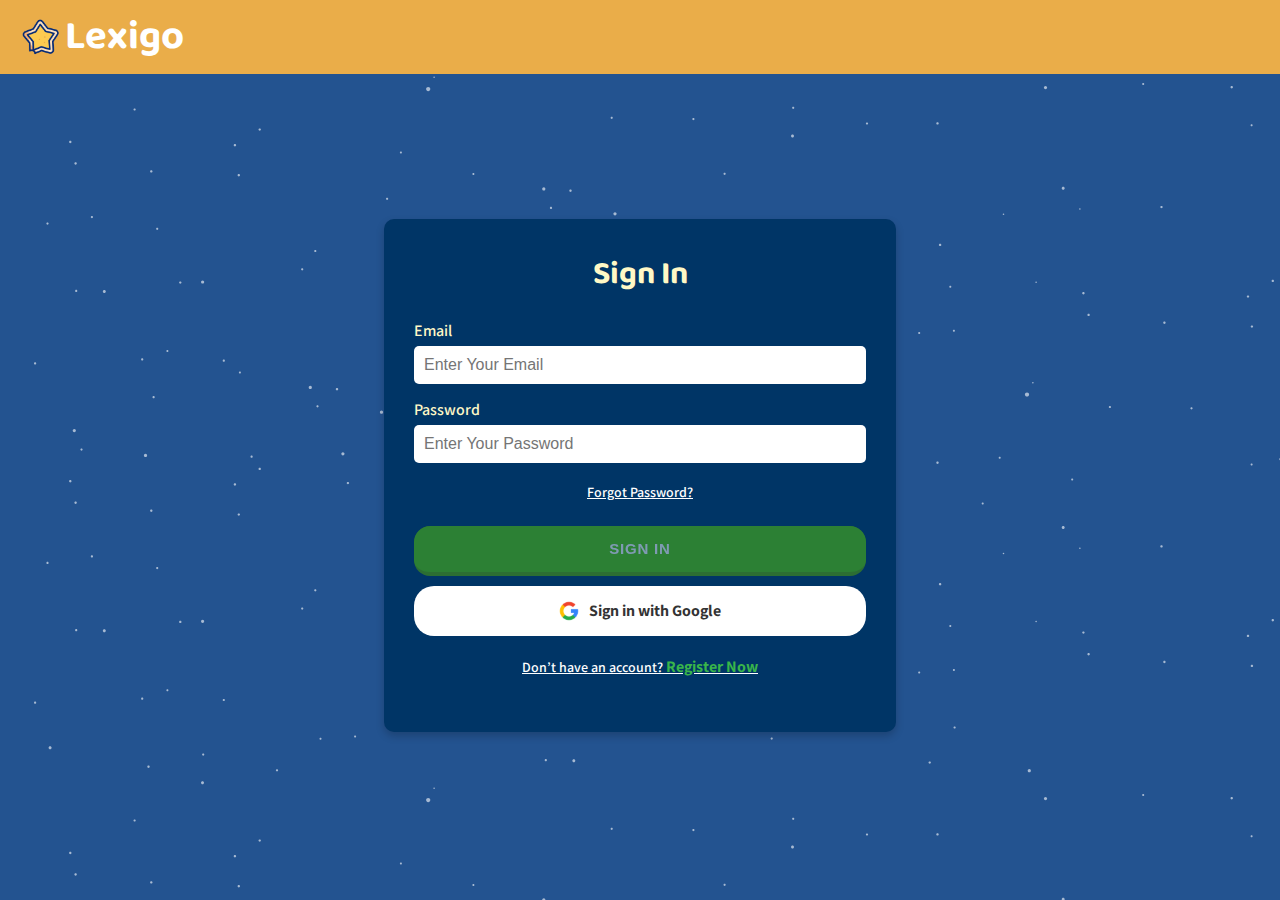
<file: public/src/pages/auth.html>
<!DOCTYPE html>
<html lang="en">
<head>
    <meta charset="UTF-8">
    <meta name="viewport" content="width=device-width, initial-scale=1.0">
    <title>Lexigo - Authentication Page</title>
    <link rel="stylesheet" href="../styles/style.css">
    <link href="https://fonts.googleapis.com/css2?family=Assistant:wght@300;400;700&family=Baloo+2:wght@400;700&display=swap" rel="stylesheet">
</head>
<body>
    <div class="landing-container">
        <header class="header">
            <img src="../../assets/star-logo.gif" alt="logo">
            <h1>Lexigo</h1>
        </header>

        <span class="login-box">
            <h2>Sign In</h2>
            <form id="login-form">
                <div class="information">
                    <div class="input-group">
                        <label for="email">Email</label>
                        <input type="email" id="email" placeholder="Enter Your Email" required>
                    </div>
    
                    <div class="input-group">
                        <label for="password">Password</label>
                        <input type="password" id="password" placeholder="Enter Your Password" required>
                    </div>
                </div>
                
                <div class="forgot-password">Forgot Password?</div>
                

                <div class="tombol-sign-in">
                    <a href="home.html" id="sign-in-btn" class="btn" style="pointer-events: none; opacity: 0.5;">Sign In</a>
                    <button type="button" class="google-sign-in">
                        <img src="../../assets/google-icon.svg" alt="Home Icon">
                        Sign in with Google
                    </button>
                    <p class="forgot-password">Don’t have an account? <a href="#" class="register-link">Register Now</a></p>
                </div>
            </form>
        </div>
    </span>

    <!-- Validasi Email -->
    <script src="../scripts/validate_auth.js"></script>
</body>
</html>
</file>
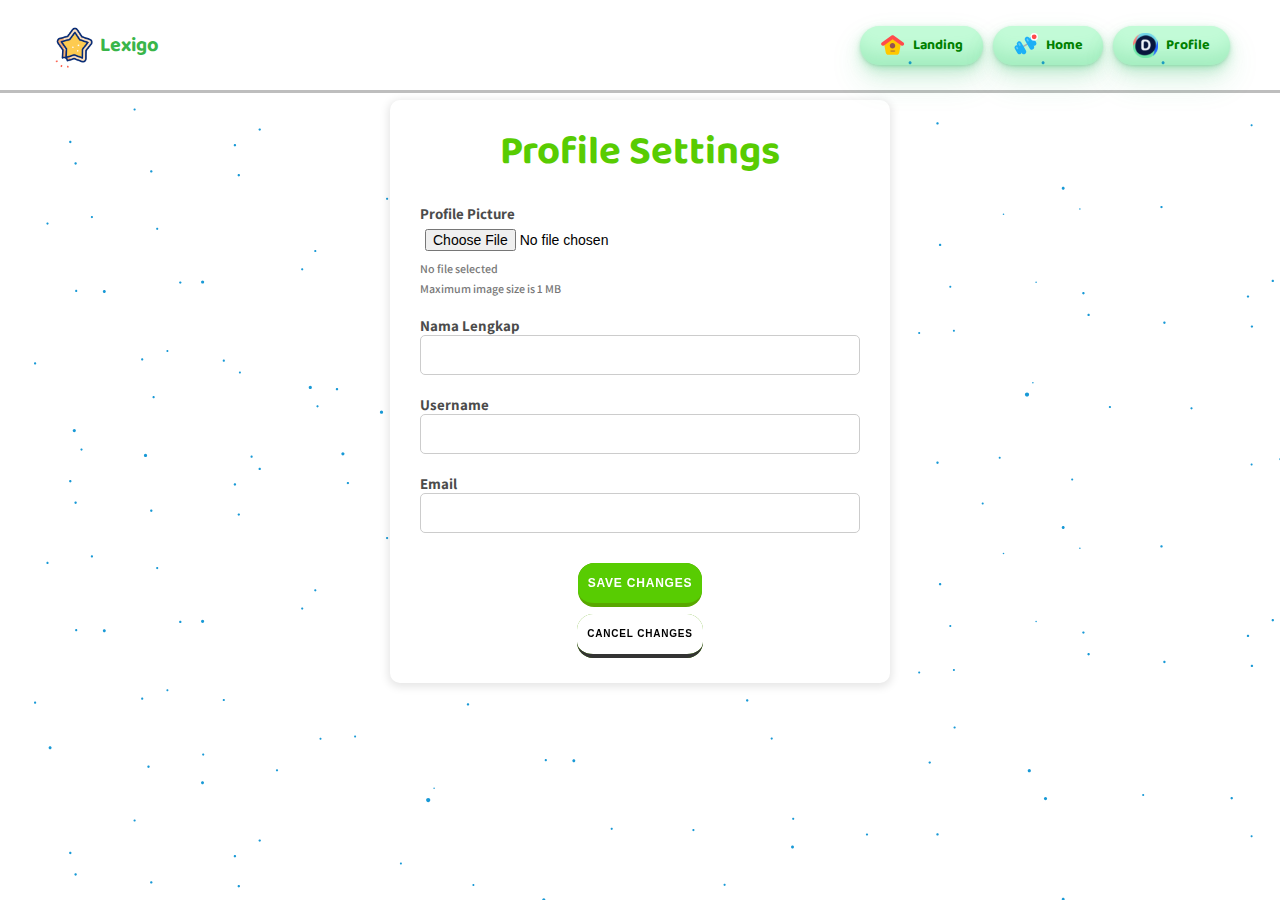
<file: public/src/pages/edit_profile.html>
<!DOCTYPE html>
<html lang="en">
<head>
    <meta charset="UTF-8">
    <meta name="viewport" content="width=device-width, initial-scale=1.0">
    <title>Lexigo - Edit Profile</title>
    <link rel="stylesheet" href="../styles/style.css">
</head>
<body>
    <!-- header -->
    <header class="header-home">
        <div class="logo-home">
            <img src="../../assets/star-logo.gif" alt="logo">
            <h1>Lexigo</h1>
        </div>
        <nav>
            <a href="../../index.html">
                <img src="../../assets/home-icon.svg" alt="Home Icon">
                Landing
            </a>
            <a href="home.html">
                <img src="../../assets/learn-icon.svg" alt="Home Icon">
                Home
            </a>
            <a href="view_profile.html">
                <img src="../../assets/prof-icon.svg" alt="Home Icon">
                Profile
            </a>
        </nav>
    </header>

    <!-- Kotak Profile -->
    <main class="profile-container">
        <h2>Profile Settings</h2>
    
        <form class="profile-form">
            <!-- Mengunggah gambar profil -->
            <div class="form-group">
                <label for="profile-picture">Profile Picture</label>
                <input type="file" id="profile-Image" name="profile-Image" accept="image/*">
                <small id="file-status">No file selected</small>
                <small>Maximum image size is 1 MB</small>
            </div>
    
            <!-- Name Input -->
            <div class="form-group">
                <label for="name">Nama Lengkap</label>
                <input type="text" id="name" name="name">
            </div>
    
            <!-- Username Input -->
            <div class="form-group">
                <label for="username">Username</label>
                <input type="text" id="username" name="username">
            </div>
    
            <!-- Email Input -->
            <div class="form-group">
                <label for="email">Email</label>
                <input type="email" id="email" name="email">
            </div>
    
            <!-- Save Changes Button -->
            <div class="form-actions">
                <button type="button" class="btn" onclick="saveProfile()">Save Changes</button>
                <a class="btn skip" href="view_profile.html">Cancel Changes</a>
            </div>
        </form>
    </main>
    
    <!-- Panggil file JavaScript untuk menyimpan data ke localStorage -->
    <script src="../scripts/save_profile.js"></script>
</body>
</html>
</file>
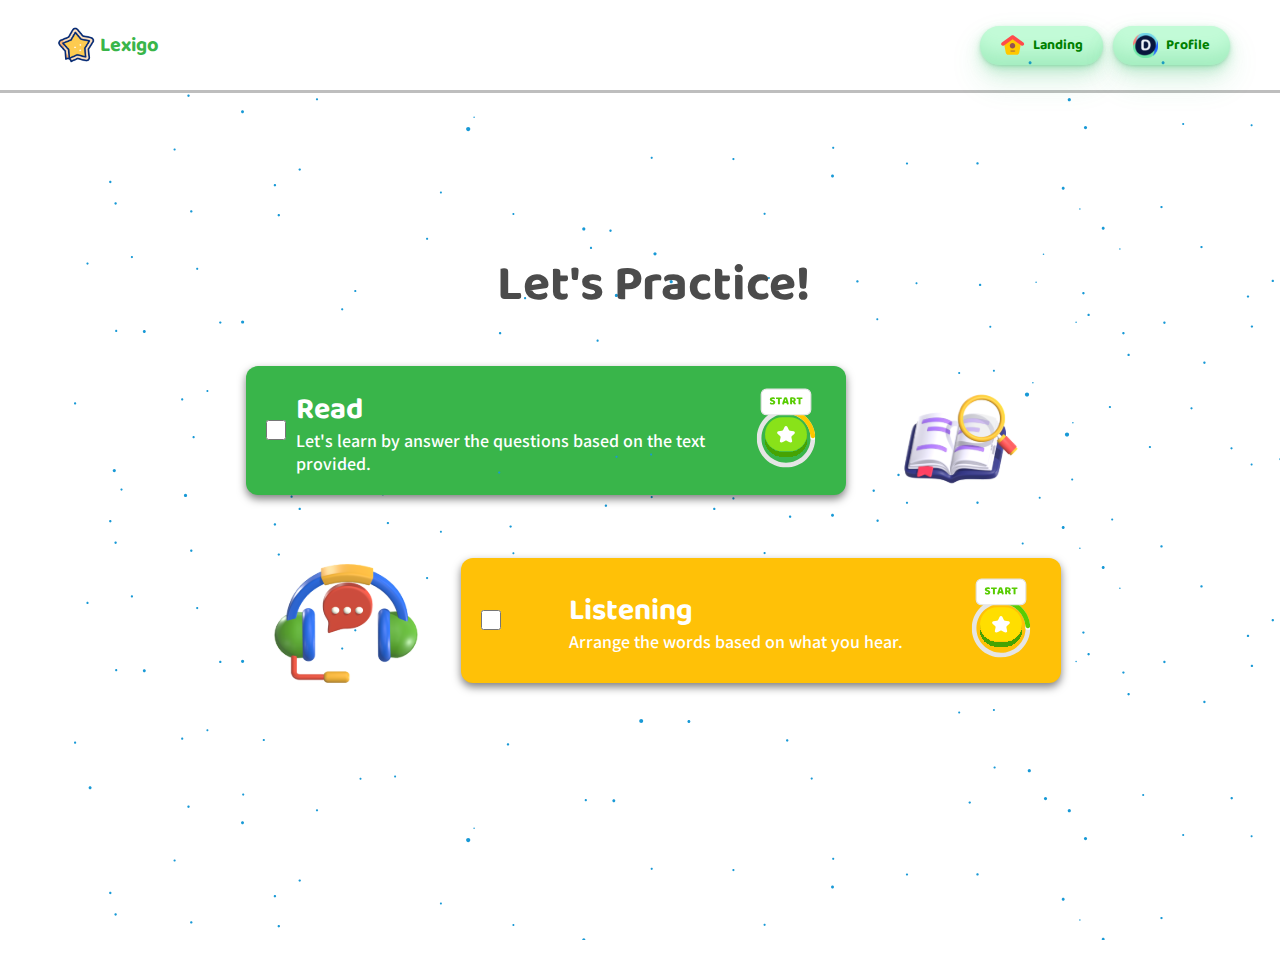
<file: public/src/pages/home.html>
<!DOCTYPE html>
<html lang="en">
<head>
    <meta charset="UTF-8">
    <meta name="viewport" content="width=device-width, initial-scale=1.0">
    <title>Lexigo - Home</title>
    <link rel="stylesheet" href="../styles/style.css">
</head>
<body>
    <!-- header -->
    <header class="header-home">
        <div class="logo-home">
            <img src="../../assets/star-logo.gif" alt="logo">
            <h1>Lexigo</h1>
        </div>
        <nav>
            <a href="index.html">
                <img src="../../assets/home-icon.svg" alt="Home Icon">
                Landing
            </a>
            <a href="view_profile.html">
                <img src="../../assets/prof-icon.svg" alt="Home Icon">
                Profile
            </a>
        </nav>
    </header>
    
    <!-- Main Content Section -->
    <main class="main-content">
        <!-- Tombol Latihan -->
        <div class="card-container">
            <h2>Let's Practice!</h2>

            <!-- Pilihan latihan reading -->
            <div class="card-wrapper">
                <div class="card card-green">
                    <div class="card-checkbox">
                        <input type="checkbox" id="read-checkbox">
                    </div>
                    <div class="card-content">
                        <h3>Read</h3>
                        <p>Let's learn by answer the questions based on the text provided.</p>
                    </div>
                    <div class="card-action">
                        <a href="learn_read.html">
                            <img src="../../assets/btn-read.svg" alt="Star Icon">
                        </a>
                    </div>
                </div>
                <img class="card-image" src="../../assets/Read-icon.svg"  alt="Read Icon">
            </div>

            <!-- Pilihan latihan listening -->
            <div class="card-wrapper">
                <img class="card-image" src="../../assets/Listen-icon.svg"  alt="Read Icon">
                <div class="card card-yellow">
                    <div class="card-checkbox">
                        <input type="checkbox" id="read-checkbox">
                    </div>
    
                    <div class="card-content">
                        <h3>Listening</h3>
                        <p>Arrange the words based on what you hear.</p>
                    </div>
                    <div class="card-action">
                        <a href="learn_listen.html">
                            <img src="../../assets/btn-list.svg" alt="Star Icon">
                        </a>
                    </div>
                </div>
            </div>

        </div>
    </main>

</body>
</html>
</file>
<file: public/src/styles/style.css>
@import url('https://fonts.googleapis.com/css2?family=Assistant:wght@300;400;700&family=Baloo+2:wght@400;700&display=swap');

* {
    margin: 0;
    padding: 0;
    box-sizing: border-box;
}

body, a, p {
    font-family: 'Assistant', sans-serif;
    color: #4B4B4B;
    font-size: medium;
    font-weight: 600;
    background-image: url("../../assets/titik-titik.svg");
}

h1, h2 {
    font-family: 'Baloo 2', cursive;
}

.header {
    background-color: #EAAD49;
    padding: 5px 15px;
    text-align: left;
    align-items: center;
    font-size: 20px;
    width: 100%;
    position: fixed;
    top: 0;
    left: 0;
    z-index: 1000;  
    display: flex;
    flex-direction: row;
    justify-content: flex-start;
}

.header img{
    width: 50px;
    height: auto;
}

/* LANDING PAGE */
.landing-container {
    padding-top: 50px;  
    display: flex;
    flex-direction: column;
    align-items: center;
    justify-content: center;
    background-color: #003566;
    background-image: url('../../assets/Landingpage.svg');
    color: white;
    width: 100%;
    height: auto;
    min-height: 100vh;
}

.landing-content {
    display: flex;
    align-items: center; 
    justify-content: flex-start; 
    width: 90%;
    max-width: 1200px; 
}

.left-image {
    width: 500px; 
    max-width: 100%; 
    height: auto;
    margin-right: 20px; 
}

.text-button-container {
    display: flex;
    flex-direction: column; 
    align-items: flex-start;
    gap: 10px;
    width: 55%;
}

.text-button-container h2 {
    margin-bottom: 10px;
    font-size: 40px;
    color: white;
}

/* HOMEPAGE */
.header-home {
    padding-top: 20px;
    padding-left: 50px;
    text-align: left;
    font-size: 20px;
    width: 100%;
    position: fixed; 
    top: 0;
    left: 0;
    z-index: 1000;  
    display: flex;
    flex-direction: row;
    justify-content: space-between; 
    align-items: center; 
    border-bottom: 3px solid #bebebe; 
    padding-bottom: 20px; 
    background-color: white;
}

.logo-home {
    display: flex;
    flex-direction: row;
    justify-content: flex-start;
    align-items: center;
}

.logo-home img {
    height: 50px;
    width: auto;
}

.header-home h1{
    font-size: 20px;
    color: #39B54A;
}

/* NAVIGATION BAR */
nav {
    display: flex;
    flex-direction: row;
    justify-content: space-evenly;
    gap: 10px;
    padding-right: 50px;
    align-items: center;
}

nav a {
    background-color: #c2fbd7;
    border-radius: 100px;
    box-shadow: rgba(44, 187, 99, .2) 0 -25px 18px -14px inset,rgba(44, 187, 99, .15) 0 1px 2px,rgba(44, 187, 99, .15) 0 2px 4px,rgba(44, 187, 99, .15) 0 4px 8px,rgba(44, 187, 99, .15) 0 8px 16px,rgba(44, 187, 99, .15) 0 16px 32px;
    color: green;
    cursor: pointer;
    display: inline-block;
    font-family: 'Baloo 2', cursive;
    padding: 7px 20px;
    display: flex; 
    align-items: center; 
    text-align: center;
    text-decoration: none;
    transition: all 250ms;
    border: 0;
    font-size: 14px;
    font-weight: bold;
    user-select: none;
    -webkit-user-select: none;
    touch-action: manipulation;
}

nav a:hover {
    box-shadow: rgba(44,187,99,.35) 0 -25px 18px -14px inset,rgba(44,187,99,.25) 0 1px 2px,rgba(44,187,99,.25) 0 2px 4px,rgba(44,187,99,.25) 0 4px 8px,rgba(44,187,99,.25) 0 8px 16px,rgba(44,187,99,.25) 0 16px 32px;
    transform: scale(1.05) rotate(-1deg);
}

nav a img {
    width: 25px;
    height: 25px;
    margin-right: 8px;
}

/* BUTTON DEFAULT --> Source: https://getcssscan.com/css-buttons-examples */
.btn {
    appearance: button;
    font-family: 'Assistant', sans-serif;
    width: auto;
    background-color: #58A700;
    border: solid transparent;
    border-radius: 16px;
    border-width: 0 0 4px;
    box-sizing: border-box;
    color: #FFFFFF;
    cursor: pointer;
    display: inline-block;
    font-family: din-round,sans-serif;
    font-size: 15px;
    font-weight: 700;
    letter-spacing: .8px;
    line-height: 20px;
    margin: 0;
    outline: none;
    overflow: visible;
    padding: 13px 16px;
    text-align: center;
    text-transform: uppercase;
    touch-action: manipulation;
    transform: translateZ(0);
    transition: filter .2s;
    user-select: none;
    -webkit-user-select: none;
    vertical-align: middle;
    white-space: nowrap;
    text-decoration: none;
}

.btn:after {
  background-clip: padding-box;
  background-color: #58CC02;
  border: solid transparent;
  border-radius: 16px;
  border-width: 0 0 4px;
  bottom: -4px;
  content: "";
  left: 0;
  position: absolute;
  right: 0;
  top: 0;
  z-index: -1;
}

.btn,
.btn:focus {
  user-select: auto;
}

.btn:hover:not(:disabled) {
  filter: brightness(1.1);
  -webkit-filter: brightness(1.1);
}

.btn:disabled {
  cursor: auto;
}

.btn:active {
  border-width: 4px 0 0;
  background: none;
}

#sign-in-btn{
    width: 100%;
}

/* CARD READING & LISTENING LAB */
.card-container {
    display: flex;
    gap: 20px;
    flex-direction: column;
    align-items: center;
    justify-content: center;
    height: 100vh;
    background-image: url('../../assets/titik-titik.svg');
    color: white;
    width: 130%;
    padding-left: -50px;
}

.card-container h2{
    font-family: 'Baloo 2', cursive;
    text-align: center;
    font-size: 50px;
    padding-top: 70px;
    color: #4B4B4B;
    margin-top: -100px;
}

.card {
    width: 600px;
    padding: 20px;
    border-radius: 12px;
    display: flex;
    justify-content: space-between;
    align-items: center;
    color: white;
    box-shadow: 0 4px 8px rgba(0, 0, 0, 0.5);
    transition: transform 0.2s ease;
}

.card:hover{
    transform: scale(1.05); 
    box-shadow: 0 6px 12px rgba(0, 0, 0, 0.5); 
}

.card-checkbox {
    display: flex;
    align-items: center;
}

.card-checkbox input[type="checkbox"] {
    width: 20px;
    height: 20px;
    margin-right: 10px;
    cursor: pointer;
}

.card-green {
    background-color: #39B54A;
}

.card-wrapper {
    display: flex;
    flex-wrap: wrap;
    align-items: center;
    gap: 15px;
}

.card-image {
    width: 200px;
    height: 170px;
}

.card-yellow {
    background-color: #FFC107;
}

.card-content h3 {
    font-family: 'Baloo 2', cursive;
    font-size: 30px;
    margin-bottom: -5px;
    font-weight: bold;
    font-size: 30px;
}

.card-content p {
    font-family: 'Assistant', sans-serif;
    font-size: 18px;
    color: white;
}

.card-action {
    display: flex;
    flex-direction: column;
    align-items: center;
}

/* CARD'S START BUTTON */
.btn-start {
    background-color: white;
    color: #39B54A;
    border: none;
    border-radius: 20px;
    padding: 5px 15px;
    font-weight: bold;
    cursor: pointer;
    margin-bottom: 10px;
}

.card-action img {
    width: 80px;
    height: 80px;
    transition: transform 0.3s ease, box-shadow 0.3s ease;
}

.card-action img:hover {
    transform: scale(1.2);
    box-shadow: 0 4px 8px rgba(0, 0, 0, 0.3);
}

/* PROFILE PAGE */
.profile-container {
    max-width: 500px;
    flex-wrap: wrap;
    margin: 100px auto 0;
    margin-bottom: 10px;
    padding: 20px;
    background-color: white;
    border-radius: 10px;
    box-shadow: 0 2px 8px 2px rgba(0.1, 0.1, 0.1, 0.1);
    align-items: center;
}

.profile-container h2 {
    text-align: center;
    font-size: 40px;
    margin-bottom: 10px;
    align-items: center;
    color: #58CC02;
}

.profile-form {
    display: flex;
    flex-direction: column;
    align-items: left;
    text-align: left;
}

.profile-image-container {
    position:relative;
    align-items: center;
    display: flex;
    justify-content: center;
    text-align: center;
}

#profileImage {
    border-radius: 50%;
    object-fit: cover;
    width: 100px;
    height: 100px;
    border: 2px solid #4B4B4B;
    align-items: center;
}

.bintang{
    width: 50px;
    height: 50px;
}

.profile-group {
    color: black;
    display: flex;
    flex-direction: column;
    align-items: center;
    text-align: center;
}

input[type="file"] {
    margin-top: 1px;
}

small {
    margin-top: 5px;
}

/* input form for EDIT PROFILE PAGE */
.form-group {
    display: flex;
    flex-direction: column;
    padding: 10px;
}

.form-group label {
    font-weight: bold;
    font-size: 15px;
}

.form-group input[type="file"]{
    align-items: left;
    text-align: left;
    color: black;
    padding: 5px;
    font-size: 14px;
}

.form-group input[type="text"],
.form-group input[type="email"] {
    font-family: 'Assistant', sans-serif;
    padding: 10px;
    border: 1px solid #ccc;
    border-radius: 5px;
    font-size: 14px;
}

.form-group small {
    font-size: 12px;
    color: #777;
}

.extra-text {
    font-size: 14px;
    color: #333;
    margin-bottom: 5px;
}

.form-actions {
    display: flex;
    justify-content: space-between;
    align-items: center;
    flex-direction: column;
    gap: 2px;
    margin-top: 20px;
}

.form-actions .btn {
    font-size: 12px;
    padding: 10px;
    margin-bottom: 5px;
}

.form-actions .btn.skip {
    font-size: 10px;
    padding: 10px;
}

.logout {
    background-color: transparent;
    color: #333;
    font-weight: bold;
    border: none;
    cursor: pointer;
}

.delete-account {
    background-color: transparent;
    color: red;
    font-weight: bold;
    border: none;
    cursor: pointer;
}

.logout:hover,
.delete-account:hover {
    text-decoration: underline;
}

button[disabled] {
    background-color: #ccc;
    color: white;
    cursor: not-allowed;
}

/* Informasi probadi pada VIEW PROFILE PAGE */
.profile-info{
    justify-content: center;
    margin-top: 30px;
    margin-bottom: 30px;
    padding-left: 50px;
    padding-right: 50px;
}

.profile-content {
    display: flex; 
    flex-direction: column; 
    align-items: flex-start; 
    margin-bottom: 20px;
}

.profile-content p {
    font-size: 14px;
}

.profile-content span {
    font-family: 'Assistant', sans-serif;
    font-size: 20px;
    color: black;
}

.profile-actions {
    display: flex;
    justify-content: center;
    margin-top: 20px;
}

.profile-actions a {    
    color: white;
    padding: 10px 20px;
    text-decoration: none;
    border-radius: 5px;
    font-weight: bold;
    transition: background-color 0.3s ease;
}

/* READING & LISTENING LAB */
.quiz-container {
    color: F7F7F7;
    position:relative;
    display: flex;
    flex-direction: row;
    justify-content:center;
    text-align: center;
    background-color: #F6F6F6;
    width: 100%;
    padding: 20px;
}

/* BAGIAN SIDEBAR untuk navigasi nomor */
.sidebar {
    width: 200px;
    background-color: white;
    padding: 20px;
    display: flex;
    flex-direction: column;
    align-items:center;
    border-radius: 8px;
    margin-right: 20px;
}

.sidebar.listen {
    margin: 20px;
}

.timer {
    text-align: center;
    margin-bottom: 30px;
}

.timer p {
    color: black;
    font-size: 14px;
}

.timer h1 {
    color: #39B54A;
    font-size: 24px;
    font-weight: bold;
}

.question-numbers {
    display: flex;
    flex-wrap: wrap;
    margin-top: -20px;
    gap: 10px;
    justify-content: center;
}

.question-numbers .button {
  background-color: #89E219;
  border-radius: 8px;
  border-style: none;
  box-sizing: border-box;
  color: #FFFFFF;
  cursor: pointer;
  display: inline-block;
  font-family: "Haas Grot Text R Web", "Helvetica Neue", Helvetica, Arial, sans-serif;
  font-size: 14px;
  font-weight: 500;
  height: 40px;
  line-height: 20px;
  list-style: none;
  margin: 0;
  outline: none;
  padding: 10px 16px;
  position: relative;
  text-align: center;
  text-decoration: none;
  transition: color 100ms;
  vertical-align: baseline;
  user-select: none;
  -webkit-user-select: none;
  touch-action: manipulation;
}

.question-numbers .button:hover {
  background-color: #b7f082;
}

.question-numbers .button.current {
    background-color: #b7f082;
}

.question-numbers .button.wrong {
    background-color: #FF7676;
}

.question-numbers .button.wrong:hover,
.question-numbers .button.wrong:focus {
  background-color: #ff7676ab;
}

.question-numbers .button.active {
    background-color: #FFD700;
}

.question-numbers .button.active:hover,
.question-numbers .button.active:focus {
  background-color: #FFD700ab;
}

/* FOOTER UNTUK FEEDBACK keterangan benar dan salah */
.feedback-container {
    position: fixed;
    bottom: 0;
    left: 0;
    width: 100%;
    height: 22%;
    display: flex;
    padding: 20px;
    z-index: 999;
    justify-content: space-between; 
    align-items: center; 
    background-color: #CCFFCC; 
    transform: translateY(100%); 
    transition: transform 0.5s ease-in-out;
}

.feedback-container.active {
    transform: translateY(0);
}

.feedback-wrapper {
    display: flex;
    padding-top: 25px;
    flex-direction: row;
    justify-content: space-around; 
    align-items: center; 
    width: 100%; 
}

.feedback-content {
    display: flex;
    align-items: center;
}

.feedback-icon img {
    width: 40px;
    height: 40px;
    margin-right: 15px;
}

.feedback-message {
    display: flex;
    flex-direction: column;
    align-items: flex-start; 
    justify-content: center; 
}

.feedback-text {
    font-size: 20px;
    font-weight: bold;
    color: #489D26;
    margin: 0;
}

.report {
    font-size: 15px;
    font-weight: lighter;
    color: #489D26;
    text-decoration: underline;
    cursor: pointer;
    text-align: left;
}

/* NAVIGASI antar nomor soal */
.btn.continue {
    font-size: 13px;
}

.btn.continue:hover {
    font-size: 13px;
}

/* LAB yang terdiri atas SIDEBAR dan QUESTIONS */
.main-content {
    width: 80%;
    padding: 40px;
    display: flex;
    flex-direction: column;
    justify-content: space-evenly;
    background-color: white;
    margin: 100px, 20px, 20px;
    border-radius: 8px;
}

.progress-bar {
    height: 8px;
    width: 100%;
    background-color: #E5E5E5;
    border-radius: 4px;
    margin-bottom: 20px;
}

.progress {
    height: 100%;
    width: 90%;
    background-color: #00BFFF;
    border-radius: 4px;
}

/* TOMBOL LISTENING untuk LISTENING LAB */
.listen-btn {
  align-items: center;
  background-color: #FFFFFF;
  border: 1px solid rgba(0, 0, 0, 0.1);
  border-radius: .25rem;
  box-shadow: rgba(0, 0, 0, 0.02) 0 1px 3px 0;
  box-sizing: border-box;
  color: rgba(0, 0, 0, 0.85);
  cursor: pointer;
  display: inline-flex;
  font-family: system-ui,-apple-system,system-ui,"Helvetica Neue",Helvetica,Arial,sans-serif;
  font-size: 14px;
  font-weight: 600;
  justify-content: center;
  line-height: 1.25;
  margin: 0;
  min-height: 3rem;
  padding: calc(.400rem - 1px) calc(1rem - 1px);
  position: relative;
  text-decoration: none;
  transition: all 250ms;
  user-select: none;
  -webkit-user-select: none;
  touch-action: manipulation;
  vertical-align: baseline;
  width: auto;
}

.soal {
    display: flex;
    justify-content:center;
    width: 100%;
    align-items: center;
}

.hiasan img {
    height: 200px;
}

.listen-btn:hover,
.listen-btn:focus {
  border-color: rgba(0, 0, 0, 0.15);
  box-shadow: rgba(0, 0, 0, 0.1) 0 4px 12px;
  color: rgba(0, 0, 0, 0.65);
}

.listen-btn:hover {
  transform: translateY(-1px);
}

.listen-btn:active {
  background-color: #F0F0F1;
  border-color: rgba(0, 0, 0, 0.15);
  box-shadow: rgba(0, 0, 0, 0.06) 0 2px 4px;
  color: rgba(0, 0, 0, 0.65);
  transform: translateY(0);
}

.listen-btn img {
    margin-right: 5px;
    height: 15px;
}

.listen-btn span {
    font-family: 'Assistant', sans-serif;
    margin-left: 5px;
    font-weight: bold;
}

/* BAGIAN PERTANYAAN */
.question-header{
    font-size: 18px;
    text-align: center;
    margin-bottom: 10px;
}

.question-text {
    margin-bottom: 20px;
}

.question-text.listening {
    display: flex;
    flex-direction: row;
    justify-content: left;
    align-items: center;
}

.question-text p{
    font-family: 'Assistant', sans-serif;
    text-align: justify;
    font-size: 17px;
    font-weight:normal;
}

.question-text h2 {
    margin-top: 15px;
    margin-bottom: 20px;
    text-align: left;
    font-weight: bold;
    font-size: 20px;
    color: #333;
}

/* BAGIAN JAWABAN */
.answer-options {
    display: flex;
    flex-direction: column;
    gap: 10px;
}

.answer {
    font-family: 'Assistant', sans-serif;
    display: flex;
    align-items: center;
    padding: 4px;
    border: 1px solid #ccc;
    border-radius: 8px;
    background-color: white;
    font-size: 17px;
    cursor: pointer;
    text-align: left;
}

.answer.disabled:hover {
    background-color: inherit; 
    cursor: not-allowed; 
    background-color: #ccc;
}

.answer .letter {
    width: 30px;
    height: 30px;
    background-color: #f0f0f0;
    display: flex;
    justify-content: center;
    align-items: center;
    margin-right: 15px;
    border-radius: 4px;
    font-weight: bold;
}

/* TOMBOL JAWABAN */
.answer.clicked {
    background-color: #FFC107;
}

.answer.clicked:hover {
    background-color: #FFC107;
}

.answer:hover{
    background-color: #ffc10760;
}

.answer-box {
    border: 2px solid #E5E5E5;
    min-height: 50px;
    width: 100px;
    text-align: center;
    border-radius: 5px;
    margin: 10px;
    min-height: 50px;
    display: flex;
    justify-content: center;  
    align-items: center;
}

.answer-box-container {
    display: flex;
    justify-content: center;  
    flex-wrap: wrap;  
    gap: 5px;  
    margin-top: 20px;
    width: 100%;
}

/* DRAG & DROP STYLE */
.common-answer-style {
    font-family: 'Baloo 2', cursive;
    font-size: 14px;
    text-align: center;
    font-weight: bold;
    padding: 10px;
    background-color: #f9f9f9;
    border: 1.5px solid #333;
    border-radius: 5px;
    box-shadow: 0 2px 3px rgba(0,0,0,0.1);
    transition: all 0.2s ease;
    cursor: pointer;
    margin: 5px;
}

.answer-options.Listening {
    display: flex;
    flex-direction: row;
    width: 100%;
    align-items: center;
    justify-content: center;
}

.answer-options.Listening .answer {
    font-family: 'Baloo 2', cursive;
    font-size: 14px;
    text-align: center;
    font-weight: bold;
    padding: 10px;
    cursor: grab;
}

.answer-options.Listening .answer:active {
    cursor: grabbing;
}

.navigation {
    display: flex;
    justify-content: space-between;
    margin-top: 20px;
}

.btn.skip:after {
    background-color: white;
    border-color: #333;
}

.btn.skip{
    color: black;
    font-size: 12px;
}

.btn.check{
    font-size: 12px;
}

/* LOGIN PAGE */
.login-box {
    background-color: #003566;
    padding: 30px;
    border-radius: 10px;
    box-shadow: 0 4px 8px rgba(0, 0, 0, 0.2);
    width: 40%;
    text-align: center;
    color: #FFF8C6;
    display: flex;
    flex-direction: column;
    flex-wrap: wrap;
    margin: 35px;
}

.login-box h2 {
    margin-bottom: 20px;
    font-size: 2em;
    align-items: center;   
}

.input-group {
    margin-bottom: 15px;
}

.input-group label {
    display: block;
    text-align: left;
    margin-bottom: 5px;
}

.input-group input {
    width: 100%;
    padding: 10px;
    border: none;
    border-radius: 5px;
    font-size: 1em;
}

.forgot-password {
    font-family: 'Assistant', sans-serif;
    color: white;
    font-size: 14px;
    cursor: default;
    text-decoration: none;
    padding-bottom: 5px;
    margin: 20px;
    text-decoration: underline;
}

.tombol-sign-in {
    display: flex;
    flex-direction: column;
    flex-wrap: wrap;
    justify-content: center;
    align-items: center;
}

.google-sign-in {
    font-family: 'Assistant', sans-serif;
    width: 100%;
    padding: 10px;
    background-color: white;
    color: #333;
    border: none;
    border-radius: 20px;
    height: 50px;
    font-size: 1em;
    margin-top: 10px;
    cursor: pointer; 
    font-weight: bold;
    text-align: left;
    display: flex;
    align-items: center; 
    justify-content: center; 
}

.google-sign-in img {
    margin-right: 10px;
    width: 20px; 
    height: 20px; 
}

.register-link {
    font-family: 'Assistant', sans-serif;
    color: #39B54A;
    font-weight: bold;
    font: 0.5em;
    text-decoration: none;
}

.register-link:hover {
    text-decoration: underline;
}

/* RESPONSIVENESS */
@media screen and (max-width: 480px) {
    .header img, .header-home img{
        height: 30px;
        width: auto;
        margin-left: 0px;
    }

    .landing-content {
        flex-direction: row;
        flex-wrap: wrap;
        justify-content: center;
    }

    .logo-home {
        margin-left: -30px;
    }

    .profile-container{
        margin: 90px 10px 10px;
    }

    .profile-container h2{
        font-size: 30px;
    }

    .profile-info{
        padding-left: 20px;
        padding-right: 20px;
    }

    .profile-content p {
        font-size: 10px;
    }
    
    .profile-content span {
        font-size: 15px;
    }

    .form-group label {
        font-size: 14px;
    }
    
    .form-group input[type="file"]{
        font-size: 12px;
    }
    
    .form-group input[type="text"],
    .form-group input[type="email"] {
        font-size: 12px;
    }
    
    .form-group small {
        font-size: 10px;
    }

    .header h1, .header-home h1{
        font-size: 17px;
    }

    .text-button-container h2 {
        font-size: 1.3rem;
        text-align: left;
    }

    .text-button-container .btn, .profile-actions .btn{
        font-size: 12px;
        padding: 6px 12px;
    }

    nav a {
        font-size: 10px;
        padding: 5px 10px;
    }

    nav a img{
        height: 1px;
        width: auto;
        margin-left: 0px;
    }

    .login-box {
        width: 80%;
        margin-top: 10px;
    }

    .login-box h2 {
        font-size: 1.5rem;
    }

    #sign-in-btn{
        width: 60%;
    }

    .google-sign-in {
        width: 60%;
        font-size: 0.8em;
    }

    .card-wrapper {
        margin-left: 1px;
    }

    .card {
        width: 220px;
    }

    .card-image {
        display: none;
    }

    .card-content h3 {
        font-size: 20px;
    }
    
    .card-content p {
        font-size: 10px;
    }

    .card-container h2{
        font-size: 35px;
    }

    .quiz-container {
        flex-direction: column;
        flex-direction: column;
        justify-content: center;
        align-items: center;
    }

    .sidebar {
        justify-content: center;
        width: 100%;
        margin-right: 0px;
        margin-bottom: 10px;
        padding: 8px;
    }

    .main-content {
        width: 100%;
    }

    .question-numbers .button {
        font-size: 10px;
        padding: 7px 12px;
    }

    .question-numbers {
        gap: 2px;
        padding-top: 0px;
    }

    .timer {
        margin-bottom: 20px;
    }

    .question-text p {
        font-size: 15px;
    }

    .question-text p {
        font-size: 17px;
    }

    .feedback-wrapper {
        padding-top: 10px;
    }

    .question-header {
        font-size: 17px;
    }

    .soal{
        flex-direction: column;
    }

    .listen-btn {
        font-size: 12px;
        padding: calc(.300rem - 1px) calc(0.8rem - 1px);
    }

    .answer-box-container {
        gap: 0px;
        flex-direction: column;
        align-items: center;
    }

    .answer-box {
        margin: 1px;
    }
}
</file>
